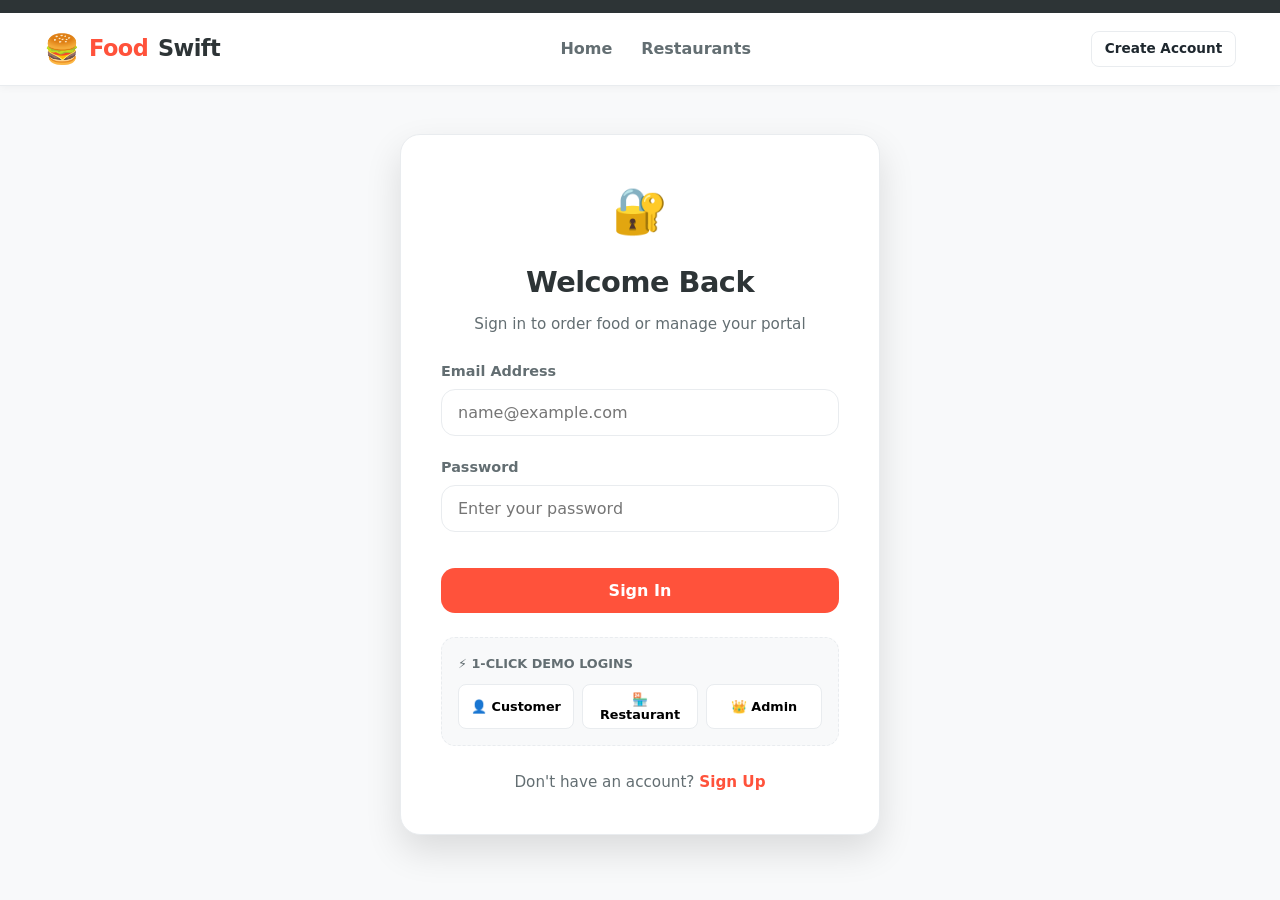
<file: admin.html>
<!DOCTYPE html>
<html lang="en">
<head>
  <meta charset="UTF-8">
  <meta name="viewport" content="width=device-width, initial-scale=1.0">
  <title>Admin Dashboard - FoodSwift</title>
  <!-- Google Fonts -->
  <link rel="preconnect" href="https://fonts.googleapis.com">
  <link rel="preconnect" href="https://fonts.gstatic.com" crossorigin>
  <link href="https://fonts.googleapis.com/css2?family=Plus+Jakarta+Sans:wght@400;500;600;700;800&display=swap" rel="stylesheet">
  <!-- Stylesheets -->
  <link rel="stylesheet" href="css/style.css">
  <link rel="stylesheet" href="css/admin.css">
</head>
<body>

  <!-- Connectivity Banner -->
  <div id="api-status-banner" class="api-banner"></div>

  <!-- Navbar -->
  <header class="navbar">
    <div class="container nav-container">
      <a href="index.html" class="brand">
        <span class="brand-icon">🍔</span> Food<span>Swift</span>
      </a>
      <div style="font-weight: 700; color: var(--secondary);">👑 Platform Administration Portal</div>
      <div class="nav-actions">
        <!-- Rendered by app.js -->
      </div>
    </div>
  </header>

  <div class="admin-layout">
    <!-- Sidebar -->
    <aside class="admin-sidebar">
      <div class="admin-sidebar-header">
        <h3 style="font-size: 1.15rem; font-weight: 800;">Admin Control</h3>
        <span class="admin-portal-badge">Root Admin</span>
      </div>

      <nav class="admin-nav">
        <button class="admin-nav-item active" data-tab="overview">
          <span class="admin-nav-icon">📊</span> Overview Stats
        </button>
        <button class="admin-nav-item" data-tab="restaurants">
          <span class="admin-nav-icon">🏪</span> Restaurants
        </button>
        <button class="admin-nav-item" data-tab="orders">
          <span class="admin-nav-icon">📦</span> Orders Management
        </button>
        <button class="admin-nav-item" data-tab="users">
          <span class="admin-nav-icon">👥</span> User Accounts
        </button>
      </nav>

      <div style="margin-top: auto; padding-top: 1.5rem; border-top: 1px solid var(--border);">
        <a href="index.html" class="btn btn-outline btn-block btn-sm">← Back to Storefront</a>
      </div>
    </aside>

    <!-- Main Content Area -->
    <main class="admin-main">

      <!-- Section: Overview -->
      <section id="section-overview" class="admin-section">
        <div class="admin-page-header">
          <h2 class="admin-page-title">Executive Dashboard</h2>
        </div>

        <div class="stats-grid">
          <div class="stat-card">
            <div class="stat-info">
              <h5>Total Orders</h5>
              <div id="stat-total-orders" class="stat-number">--</div>
            </div>
            <div class="stat-icon-box stat-icon-orders">📦</div>
          </div>

          <div class="stat-card">
            <div class="stat-info">
              <h5>Total Revenue</h5>
              <div id="stat-total-revenue" class="stat-number">$--</div>
            </div>
            <div class="stat-icon-box stat-icon-revenue">💰</div>
          </div>

          <div class="stat-card">
            <div class="stat-info">
              <h5>Active Restaurants</h5>
              <div id="stat-total-restaurants" class="stat-number">--</div>
            </div>
            <div class="stat-icon-box stat-icon-rest">🏪</div>
          </div>

          <div class="stat-card">
            <div class="stat-info">
              <h5>Registered Users</h5>
              <div id="stat-total-users" class="stat-number">--</div>
            </div>
            <div class="stat-icon-box stat-icon-users">👥</div>
          </div>
        </div>
      </section>

      <!-- Section: Restaurants -->
      <section id="section-restaurants" class="admin-section" style="display: none;">
        <div class="admin-page-header">
          <h2 class="admin-page-title">Partner Restaurants</h2>
          <button onclick="openAddRestaurantModal()" class="btn btn-primary btn-sm">+ Add Restaurant</button>
        </div>

        <div class="table-card">
          <table class="admin-table">
            <thead>
              <tr>
                <th>ID</th>
                <th>Restaurant Name</th>
                <th>Cuisine</th>
                <th>Rating</th>
                <th>Delivery Fee</th>
                <th>Status</th>
                <th>Actions</th>
              </tr>
            </thead>
            <tbody id="admin-restaurants-tbody">
              <!-- Populated by admin.js -->
            </tbody>
          </table>
        </div>
      </section>

      <!-- Section: Orders -->
      <section id="section-orders" class="admin-section" style="display: none;">
        <div class="admin-page-header">
          <h2 class="admin-page-title">System Orders</h2>
        </div>

        <div class="table-card">
          <table class="admin-table">
            <thead>
              <tr>
                <th>Order #</th>
                <th>Customer</th>
                <th>Restaurant</th>
                <th>Amount</th>
                <th>Status</th>
                <th>Payment</th>
                <th>Actions</th>
              </tr>
            </thead>
            <tbody id="admin-orders-tbody">
              <!-- Populated by admin.js -->
            </tbody>
          </table>
        </div>
      </section>

      <!-- Section: Users -->
      <section id="section-users" class="admin-section" style="display: none;">
        <div class="admin-page-header">
          <h2 class="admin-page-title">Registered Users</h2>
        </div>

        <div class="table-card">
          <table class="admin-table">
            <thead>
              <tr>
                <th>ID</th>
                <th>Name</th>
                <th>Email</th>
                <th>Role</th>
                <th>Phone</th>
              </tr>
            </thead>
            <tbody id="admin-users-tbody">
              <!-- Populated by admin.js -->
            </tbody>
          </table>
        </div>
      </section>

    </main>
  </div>

  <!-- Order Status Modal -->
  <div id="order-status-modal" class="modal-overlay">
    <div class="modal-content">
      <div class="modal-header">
        <h3>Update Order Fulfillment Status</h3>
        <button class="modal-close-btn" onclick="closeOrderStatusModal()">&times;</button>
      </div>
      <div class="modal-body">
        <div class="form-group">
          <label class="form-label" for="modal-status-select">Select New Status</label>
          <select id="modal-status-select" class="form-control">
            <option value="CONFIRMED">CONFIRMED (Order acknowledged)</option>
            <option value="PREPARING">PREPARING (In kitchen)</option>
            <option value="OUT_FOR_DELIVERY">OUT_FOR_DELIVERY (Courier en route)</option>
            <option value="DELIVERED">DELIVERED (Customer received)</option>
            <option value="CANCELLED">CANCELLED (Order refunded/void)</option>
          </select>
        </div>
        <div style="display: flex; gap: 1rem; justify-content: flex-end; margin-top: 1.5rem;">
          <button onclick="closeOrderStatusModal()" class="btn btn-secondary btn-sm">Cancel</button>
          <button onclick="saveOrderStatusUpdate()" class="btn btn-primary btn-sm">Save Status</button>
        </div>
      </div>
    </div>
  </div>

  <!-- Add Restaurant Modal -->
  <div id="add-restaurant-modal" class="modal-overlay">
    <div class="modal-content">
      <div class="modal-header">
        <h3>Onboard New Restaurant</h3>
        <button class="modal-close-btn" onclick="closeAddRestaurantModal()">&times;</button>
      </div>
      <div class="modal-body">
        <form onsubmit="saveNewRestaurant(event)">
          <div class="form-group">
            <label class="form-label">Restaurant Name *</label>
            <input type="text" id="new-rest-name" class="form-control" required placeholder="Gourmet Delights">
          </div>
          <div class="form-group">
            <label class="form-label">Cuisine Type *</label>
            <input type="text" id="new-rest-cuisine" class="form-control" required placeholder="Italian, Burgers, Japanese...">
          </div>
          <div class="form-group">
            <label class="form-label">Street Address *</label>
            <input type="text" id="new-rest-address" class="form-control" required placeholder="123 Food Street">
          </div>
          <div class="form-group">
            <label class="form-label">Delivery Fee ($) *</label>
            <input type="number" step="0.01" id="new-rest-fee" class="form-control" required value="2.99">
          </div>
          <div class="form-group">
            <label class="form-label">Cover Image URL</label>
            <input type="url" id="new-rest-img" class="form-control" placeholder="https://images.unsplash.com/photo-...">
          </div>
          <div style="display: flex; gap: 1rem; justify-content: flex-end; margin-top: 1.5rem;">
            <button type="button" onclick="closeAddRestaurantModal()" class="btn btn-secondary btn-sm">Cancel</button>
            <button type="submit" class="btn btn-primary btn-sm">Create Restaurant</button>
          </div>
        </form>
      </div>
    </div>
  </div>

  <script src="js/app.js"></script>
  <script src="js/admin.js"></script>
</body>
</html>
</file>
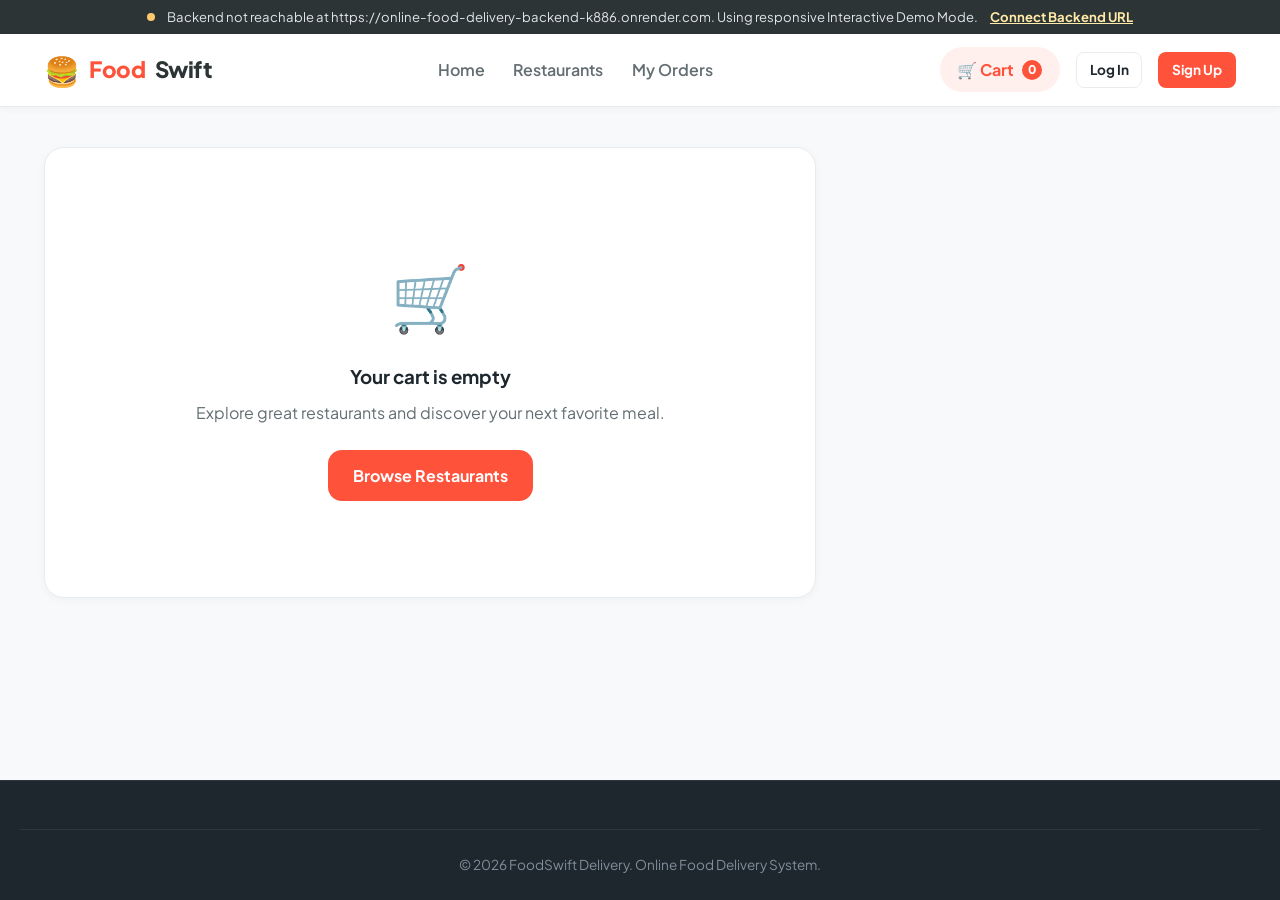
<file: cart.html>
<!DOCTYPE html>
<html lang="en">
<head>
  <meta charset="UTF-8">
  <meta name="viewport" content="width=device-width, initial-scale=1.0">
  <title>Your Cart - FoodSwift Delivery</title>
  <!-- Google Fonts -->
  <link rel="preconnect" href="https://fonts.googleapis.com">
  <link rel="preconnect" href="https://fonts.gstatic.com" crossorigin>
  <link href="https://fonts.googleapis.com/css2?family=Plus+Jakarta+Sans:wght@400;500;600;700;800&display=swap" rel="stylesheet">
  <!-- Stylesheets -->
  <link rel="stylesheet" href="css/style.css">
  <link rel="stylesheet" href="css/cart.css">
</head>
<body>

  <!-- Connectivity Banner -->
  <div id="api-status-banner" class="api-banner"></div>

  <!-- Navbar -->
  <header class="navbar">
    <div class="container nav-container">
      <a href="index.html" class="brand">
        <span class="brand-icon">🍔</span> Food<span>Swift</span>
      </a>
      <nav class="nav-links">
        <a href="index.html" class="nav-link">Home</a>
        <a href="restaurants.html" class="nav-link">Restaurants</a>
        <a href="my-orders.html" class="nav-link">My Orders</a>
      </nav>
      <div class="nav-actions">
        <!-- Rendered by app.js -->
        <a href="cart.html" class="cart-btn">🛒 Cart <span class="cart-badge">0</span></a>
      </div>
    </div>
  </header>

  <!-- Cart Page Body -->
  <main class="container">
    <div class="cart-layout">
      <!-- Items Panel -->
      <section id="cart-items-container" class="cart-items-panel">
        <div style="text-align: center; padding: 2rem;">
          <p style="color: var(--text-secondary);">Loading your cart items...</p>
        </div>
      </section>

      <!-- Order Summary Card -->
      <aside id="cart-summary-box" class="summary-card" style="display: none;">
        <h3 class="summary-title">Order Summary</h3>

        <div class="summary-row">
          <span>Items Subtotal</span>
          <strong id="summary-subtotal">$0.00</strong>
        </div>

        <div class="summary-row">
          <span>Delivery Fee</span>
          <strong id="summary-delivery">$2.99</strong>
        </div>

        <div class="summary-row">
          <span>Estimated Taxes (8%)</span>
          <strong id="summary-tax">$0.00</strong>
        </div>

        <div class="summary-row total-row">
          <span>Total Amount</span>
          <span id="summary-total" class="total-amount">$0.00</span>
        </div>

        <button onclick="proceedToCheckout()" class="btn btn-primary btn-block" style="margin-top: 1.5rem; font-size: 1.05rem;">
          Proceed to Checkout →
        </button>

        <div style="text-align: center; margin-top: 1rem; font-size: 0.85rem; color: var(--text-secondary);">
          🔒 Safe & Encrypted Checkout
        </div>
      </aside>
    </div>
  </main>

  <!-- Footer -->
  <footer>
    <div class="container footer-bottom">
      &copy; 2026 FoodSwift Delivery. Online Food Delivery System.
    </div>
  </footer>

  <script src="js/app.js"></script>
  <script src="js/cart.js"></script>
</body>
</html>
</file>
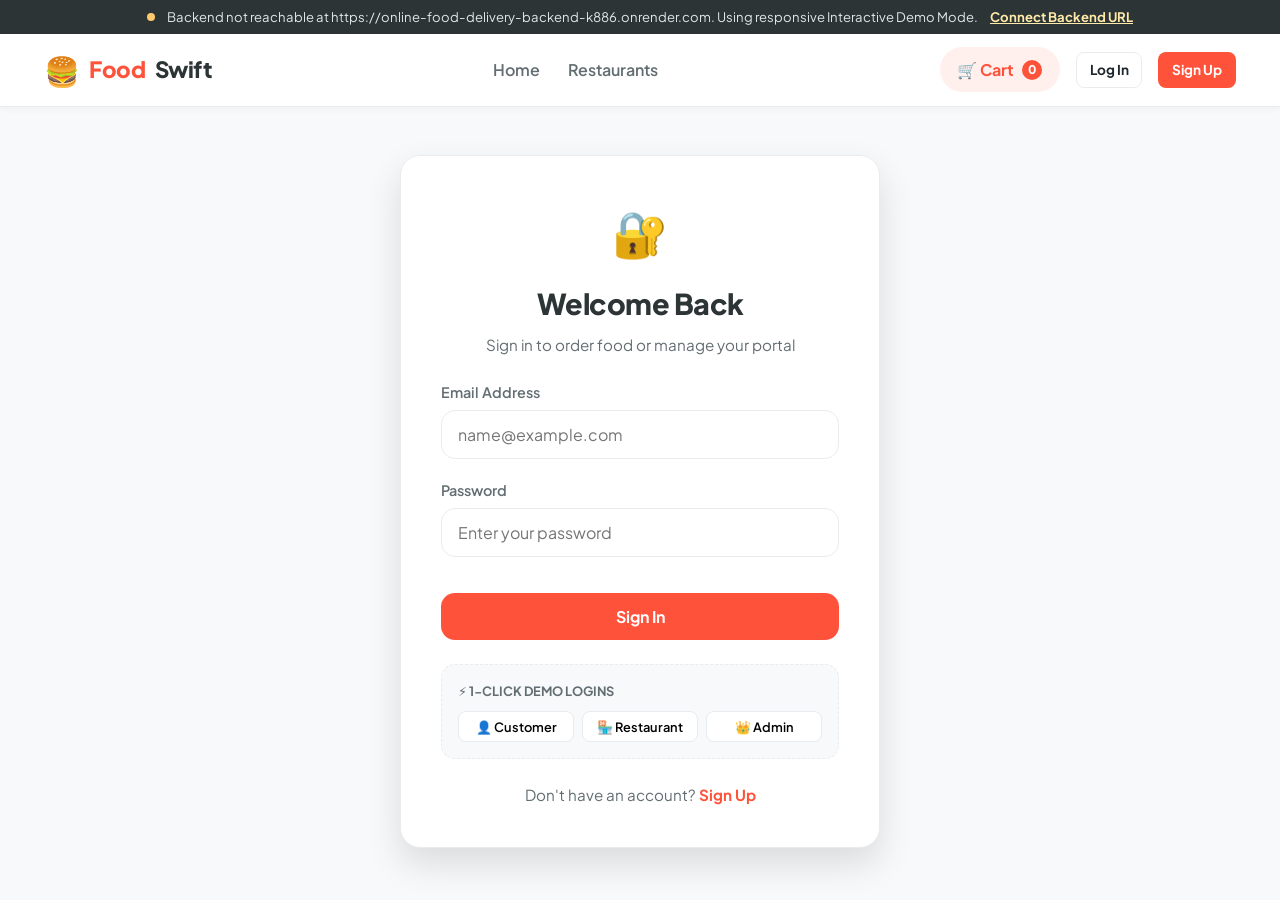
<file: checkout.html>
<!DOCTYPE html>
<html lang="en">
<head>
  <meta charset="UTF-8">
  <meta name="viewport" content="width=device-width, initial-scale=1.0">
  <title>Checkout - FoodSwift Delivery</title>
  <!-- Google Fonts -->
  <link rel="preconnect" href="https://fonts.googleapis.com">
  <link rel="preconnect" href="https://fonts.gstatic.com" crossorigin>
  <link href="https://fonts.googleapis.com/css2?family=Plus+Jakarta+Sans:wght@400;500;600;700;800&display=swap" rel="stylesheet">
  <!-- Stylesheets -->
  <link rel="stylesheet" href="css/style.css">
  <link rel="stylesheet" href="css/cart.css">
</head>
<body>

  <!-- Connectivity Banner -->
  <div id="api-status-banner" class="api-banner"></div>

  <!-- Navbar -->
  <header class="navbar">
    <div class="container nav-container">
      <a href="index.html" class="brand">
        <span class="brand-icon">🍔</span> Food<span>Swift</span>
      </a>
      <nav class="nav-links">
        <a href="index.html" class="nav-link">Home</a>
        <a href="restaurants.html" class="nav-link">Restaurants</a>
        <a href="my-orders.html" class="nav-link">My Orders</a>
      </nav>
      <div class="nav-actions">
        <a href="cart.html" class="cart-btn">🛒 Cart <span class="cart-badge">0</span></a>
      </div>
    </div>
  </header>

  <!-- Checkout Main -->
  <main class="container">
    <div class="cart-layout">
      <!-- Checkout Details Form -->
      <div>
        <section class="checkout-section">
          <h2 class="section-title">📍 1. Delivery Details</h2>

          <div style="display: grid; grid-template-columns: 1fr 1fr; gap: 1rem;">
            <div class="form-group">
              <label class="form-label" for="checkout-name">Recipient Name *</label>
              <input type="text" id="checkout-name" class="form-control" placeholder="Alex Johnson" required>
            </div>

            <div class="form-group">
              <label class="form-label" for="checkout-phone">Phone Number *</label>
              <input type="tel" id="checkout-phone" class="form-control" placeholder="+1 (555) 019-2834" required>
            </div>
          </div>

          <div class="form-group">
            <label class="form-label" for="checkout-address">Complete Delivery Address *</label>
            <textarea id="checkout-address" class="form-control" rows="3" placeholder="42 Wallaby Way, Suite 10, Downtown" required></textarea>
          </div>

          <div class="form-group">
            <label class="form-label" for="checkout-notes">Delivery Instructions (Optional)</label>
            <input type="text" id="checkout-notes" class="form-control" placeholder="e.g. Leave at front door or call upon arrival">
          </div>
        </section>

        <!-- Payment Method Selection -->
        <section class="checkout-section">
          <h2 class="section-title">💳 2. Payment Method</h2>

          <div class="payment-options">
            <div class="payment-option-card selected" data-payment="COD">
              <div class="payment-icon">💵</div>
              <strong>Cash on Delivery</strong>
              <small style="color: var(--text-secondary);">Pay in cash upon doorstep arrival</small>
            </div>

            <div class="payment-option-card" data-payment="CARD">
              <div class="payment-icon">💳</div>
              <strong>Credit / Debit Card</strong>
              <small style="color: var(--text-secondary);">Visa, Mastercard, Amex</small>
            </div>

            <div class="payment-option-card" data-payment="UPI">
              <div class="payment-icon">📱</div>
              <strong>UPI / Instant Pay</strong>
              <small style="color: var(--text-secondary);">Google Pay, PhonePe, QR</small>
            </div>
          </div>
        </section>
      </div>

      <!-- Order Review Sidebar -->
      <aside class="summary-card">
        <h3 class="summary-title">Order Summary</h3>

        <div id="checkout-items-summary" style="margin-bottom: 1.25rem; border-bottom: 1px solid var(--border); padding-bottom: 1rem;">
          <!-- Dynamically populated -->
        </div>

        <div class="summary-row">
          <span>Subtotal</span>
          <strong id="checkout-subtotal">$0.00</strong>
        </div>

        <div class="summary-row">
          <span>Delivery Fee</span>
          <strong id="checkout-delivery">$2.99</strong>
        </div>

        <div class="summary-row">
          <span>Taxes (8%)</span>
          <strong id="checkout-tax">$0.00</strong>
        </div>

        <div class="summary-row total-row">
          <span>Grand Total</span>
          <span id="checkout-total" class="total-amount">$0.00</span>
        </div>

        <button id="place-order-btn" onclick="placeOrder(event)" class="btn btn-primary btn-block" style="margin-top: 1.5rem; font-size: 1.05rem;">
          Confirm & Place Order →
        </button>
      </aside>
    </div>
  </main>

  <!-- Footer -->
  <footer>
    <div class="container footer-bottom">
      &copy; 2026 FoodSwift Delivery. Online Food Delivery System.
    </div>
  </footer>

  <script src="js/app.js"></script>
  <script src="js/checkout.js"></script>
</body>
</html>
</file>
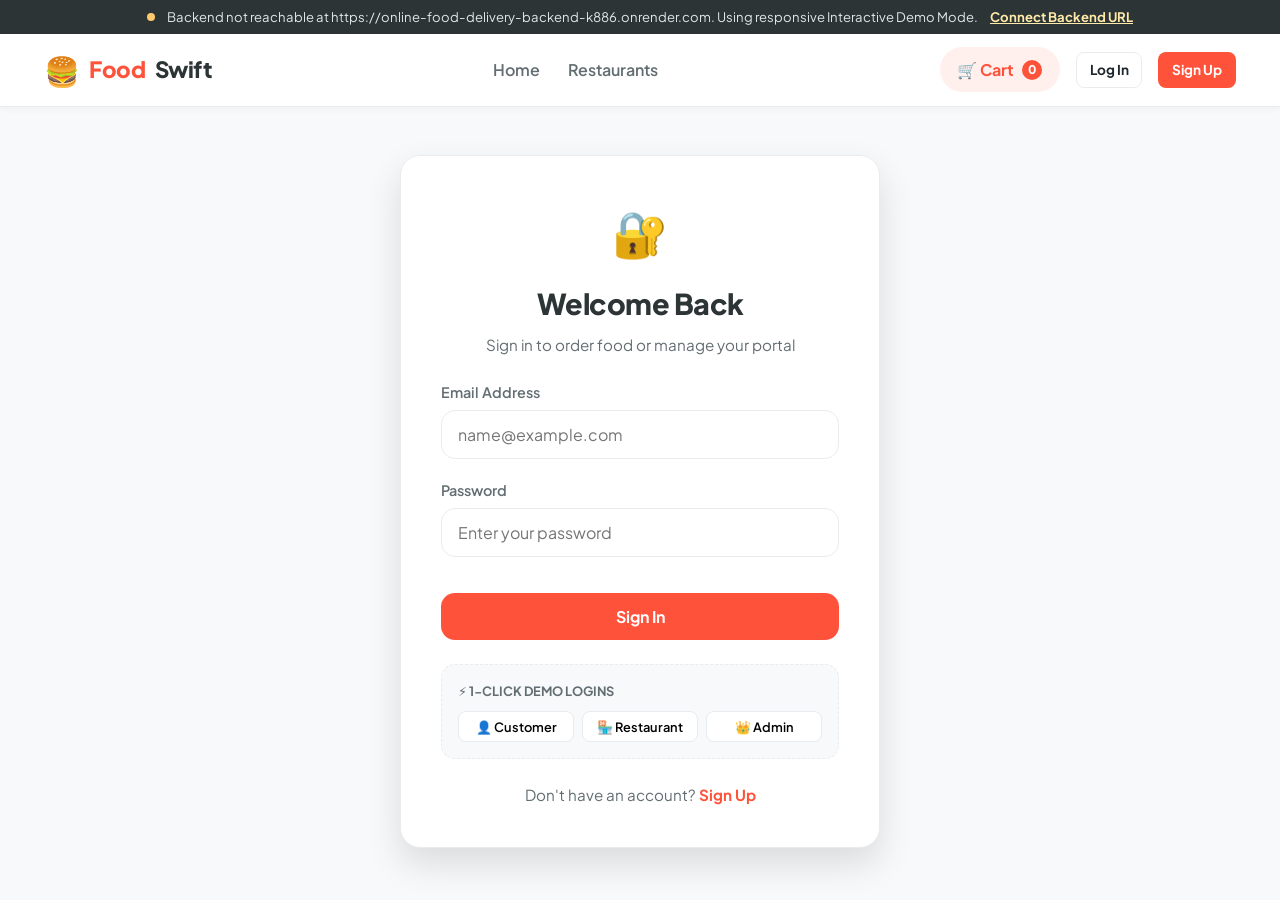
<file: login.html>
<!DOCTYPE html>
<html lang="en">
<head>
  <meta charset="UTF-8">
  <meta name="viewport" content="width=device-width, initial-scale=1.0">
  <title>Sign In - FoodSwift</title>
  <!-- Google Fonts -->
  <link rel="preconnect" href="https://fonts.googleapis.com">
  <link rel="preconnect" href="https://fonts.gstatic.com" crossorigin>
  <link href="https://fonts.googleapis.com/css2?family=Plus+Jakarta+Sans:wght@400;500;600;700;800&display=swap" rel="stylesheet">
  <!-- Stylesheets -->
  <link rel="stylesheet" href="css/style.css">
  <link rel="stylesheet" href="css/auth.css">
</head>
<body>

  <!-- Connectivity Banner -->
  <div id="api-status-banner" class="api-banner"></div>

  <!-- Navbar -->
  <header class="navbar">
    <div class="container nav-container">
      <a href="index.html" class="brand">
        <span class="brand-icon">🍔</span> Food<span>Swift</span>
      </a>
      <nav class="nav-links">
        <a href="index.html" class="nav-link">Home</a>
        <a href="restaurants.html" class="nav-link">Restaurants</a>
      </nav>
      <div class="nav-actions">
        <a href="register.html" class="btn btn-outline btn-sm">Create Account</a>
      </div>
    </div>
  </header>

  <!-- Login Main Content -->
  <main class="auth-wrapper">
    <div class="auth-card">
      <div class="auth-header">
        <div class="auth-logo">🔐</div>
        <h1 class="auth-title">Welcome Back</h1>
        <p class="auth-subtitle">Sign in to order food or manage your portal</p>
      </div>

      <div class="auth-body">
        <form id="login-form">
          <div class="form-group">
            <label class="form-label" for="email">Email Address</label>
            <input type="email" id="email" class="form-control" placeholder="name@example.com" required autocomplete="email">
          </div>

          <div class="form-group">
            <label class="form-label" for="password">Password</label>
            <input type="password" id="password" class="form-control" placeholder="Enter your password" required autocomplete="current-password">
          </div>

          <button type="submit" class="btn btn-primary btn-block" style="margin-top: 1rem;">
            Sign In
          </button>
        </form>

        <!-- Quick Demo Accounts -->
        <div class="quick-login-box">
          <div class="quick-login-title">⚡ 1-Click Demo Logins</div>
          <div class="quick-login-btns">
            <button type="button" class="quick-login-btn" onclick="quickFillLogin('customer')">👤 Customer</button>
            <button type="button" class="quick-login-btn" onclick="quickFillLogin('restaurant')">🏪 Restaurant</button>
            <button type="button" class="quick-login-btn" onclick="quickFillLogin('admin')">👑 Admin</button>
          </div>
        </div>

        <div class="auth-footer">
          Don't have an account? <a href="register.html">Sign Up</a>
        </div>
      </div>
    </div>
  </main>

  <script src="js/app.js"></script>
  <script src="js/auth.js"></script>
</body>
</html>
</file>
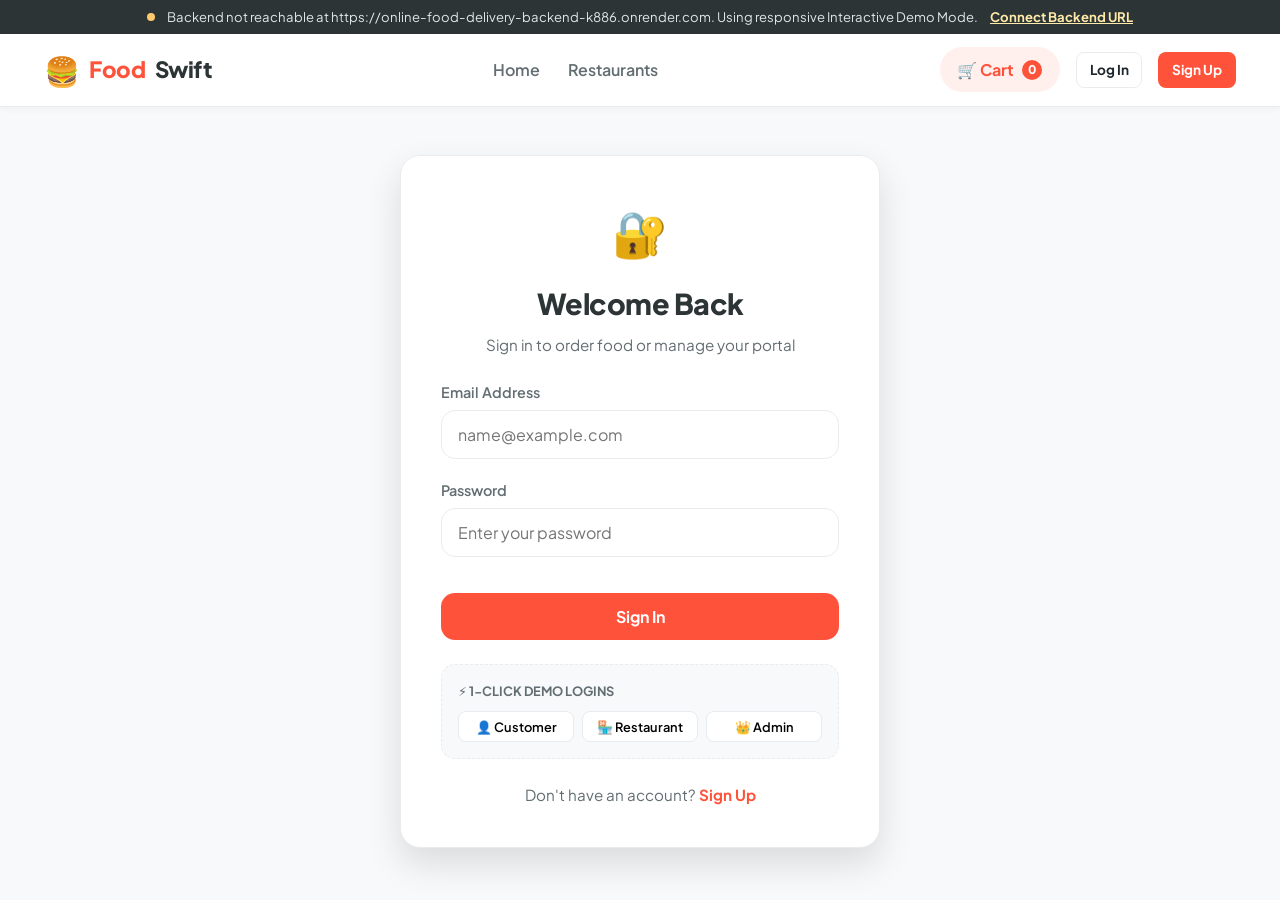
<file: my-orders.html>
<!DOCTYPE html>
<html lang="en">
<head>
  <meta charset="UTF-8">
  <meta name="viewport" content="width=device-width, initial-scale=1.0">
  <title>My Orders - FoodSwift Delivery</title>
  <!-- Google Fonts -->
  <link rel="preconnect" href="https://fonts.googleapis.com">
  <link rel="preconnect" href="https://fonts.gstatic.com" crossorigin>
  <link href="https://fonts.googleapis.com/css2?family=Plus+Jakarta+Sans:wght@400;500;600;700;800&display=swap" rel="stylesheet">
  <!-- Stylesheets -->
  <link rel="stylesheet" href="css/style.css">
  <link rel="stylesheet" href="css/admin.css">
</head>
<body>

  <!-- Connectivity Banner -->
  <div id="api-status-banner" class="api-banner"></div>

  <!-- Navbar -->
  <header class="navbar">
    <div class="container nav-container">
      <a href="index.html" class="brand">
        <span class="brand-icon">🍔</span> Food<span>Swift</span>
      </a>
      <nav class="nav-links">
        <a href="index.html" class="nav-link">Home</a>
        <a href="restaurants.html" class="nav-link">Restaurants</a>
        <a href="my-orders.html" class="nav-link active">My Orders</a>
      </nav>
      <div class="nav-actions">
        <a href="cart.html" class="cart-btn">🛒 Cart <span class="cart-badge">0</span></a>
      </div>
    </div>
  </header>

  <!-- Orders Header -->
  <section style="background: white; border-bottom: 1px solid var(--border); padding: 2.5rem 0 1.5rem;">
    <div class="container">
      <h1 style="font-size: 2.2rem; font-weight: 800; color: var(--secondary);">My Orders & Tracking</h1>
      <p style="color: var(--text-secondary); margin-top: 0.25rem;">Monitor real-time kitchen progress and past delivery receipts</p>
    </div>
  </section>

  <!-- Orders List Main -->
  <main class="container" style="padding-top: 2.5rem; padding-bottom: 4rem; max-width: 900px;">
    <div id="orders-list">
      <!-- Populated dynamically by orders.js -->
    </div>
  </main>

  <!-- Footer -->
  <footer>
    <div class="container footer-bottom">
      &copy; 2026 FoodSwift Delivery. Online Food Delivery System.
    </div>
  </footer>

  <script src="js/app.js"></script>
  <script src="js/orders.js"></script>
</body>
</html>
</file>
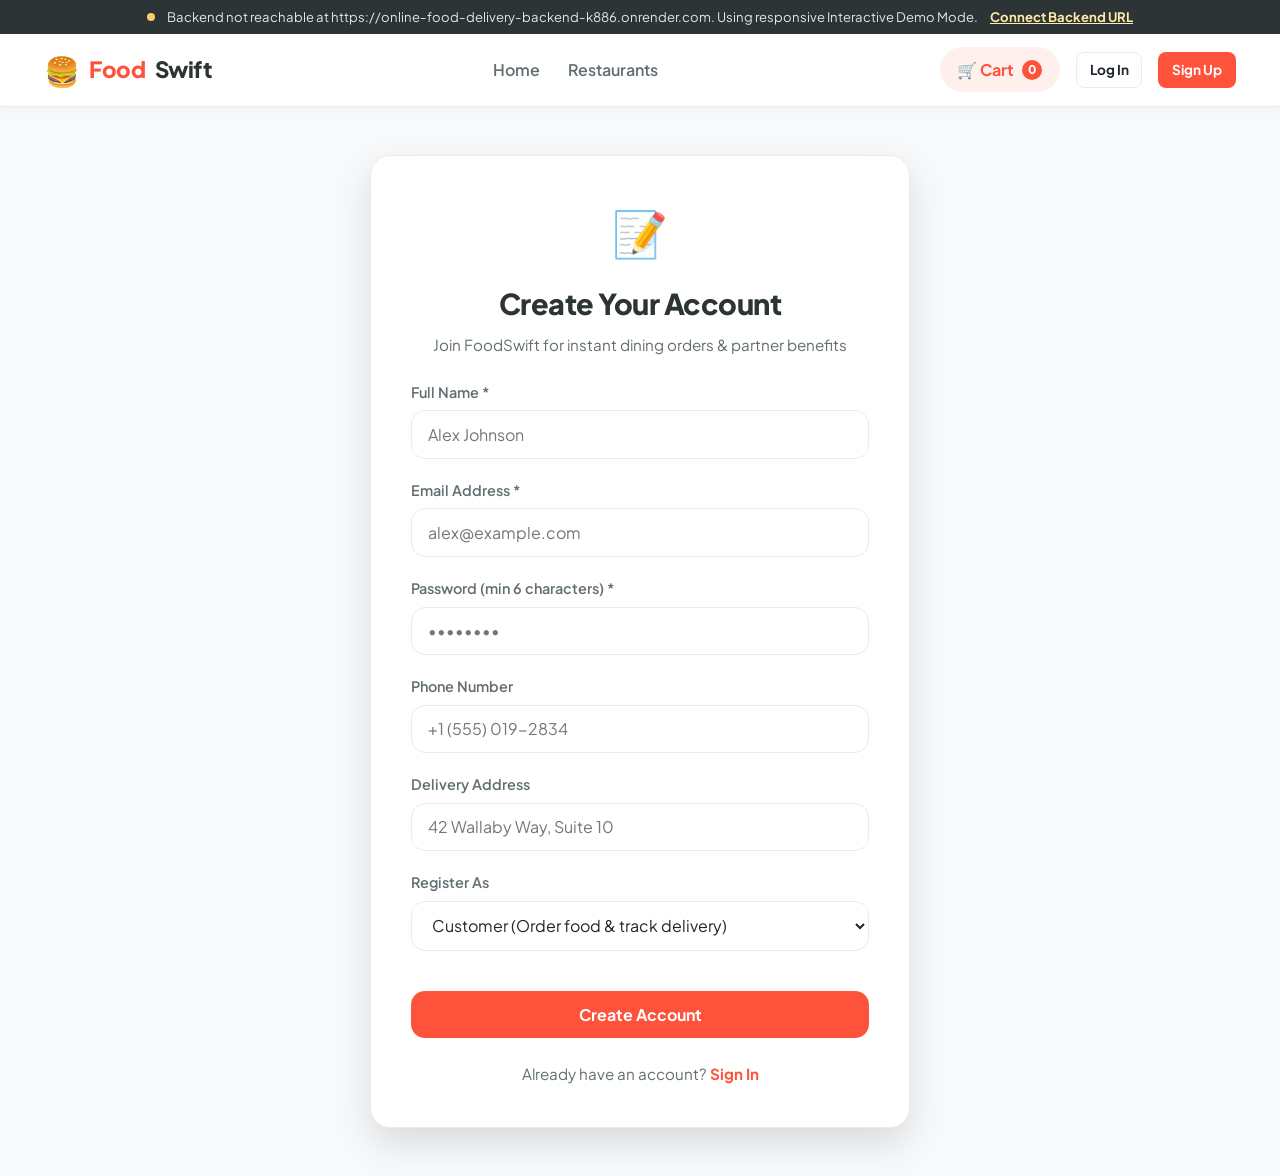
<file: register.html>
<!DOCTYPE html>
<html lang="en">
<head>
  <meta charset="UTF-8">
  <meta name="viewport" content="width=device-width, initial-scale=1.0">
  <title>Create Account - FoodSwift</title>
  <!-- Google Fonts -->
  <link rel="preconnect" href="https://fonts.googleapis.com">
  <link rel="preconnect" href="https://fonts.gstatic.com" crossorigin>
  <link href="https://fonts.googleapis.com/css2?family=Plus+Jakarta+Sans:wght@400;500;600;700;800&display=swap" rel="stylesheet">
  <!-- Stylesheets -->
  <link rel="stylesheet" href="css/style.css">
  <link rel="stylesheet" href="css/auth.css">
</head>
<body>

  <!-- Connectivity Banner -->
  <div id="api-status-banner" class="api-banner"></div>

  <!-- Navbar -->
  <header class="navbar">
    <div class="container nav-container">
      <a href="index.html" class="brand">
        <span class="brand-icon">🍔</span> Food<span>Swift</span>
      </a>
      <nav class="nav-links">
        <a href="index.html" class="nav-link">Home</a>
        <a href="restaurants.html" class="nav-link">Restaurants</a>
      </nav>
      <div class="nav-actions">
        <a href="login.html" class="btn btn-outline btn-sm">Sign In</a>
      </div>
    </div>
  </header>

  <!-- Register Form -->
  <main class="auth-wrapper">
    <div class="auth-card" style="max-width: 540px;">
      <div class="auth-header">
        <div class="auth-logo">📝</div>
        <h1 class="auth-title">Create Your Account</h1>
        <p class="auth-subtitle">Join FoodSwift for instant dining orders & partner benefits</p>
      </div>

      <div class="auth-body">
        <form id="register-form">
          <div class="form-group">
            <label class="form-label" for="name">Full Name *</label>
            <input type="text" id="name" class="form-control" placeholder="Alex Johnson" required>
          </div>

          <div class="form-group">
            <label class="form-label" for="email">Email Address *</label>
            <input type="email" id="email" class="form-control" placeholder="alex@example.com" required>
          </div>

          <div class="form-group">
            <label class="form-label" for="password">Password (min 6 characters) *</label>
            <input type="password" id="password" class="form-control" placeholder="••••••••" required minlength="6">
          </div>

          <div class="form-group">
            <label class="form-label" for="phone">Phone Number</label>
            <input type="tel" id="phone" class="form-control" placeholder="+1 (555) 019-2834">
          </div>

          <div class="form-group">
            <label class="form-label" for="address">Delivery Address</label>
            <input type="text" id="address" class="form-control" placeholder="42 Wallaby Way, Suite 10">
          </div>

          <div class="form-group">
            <label class="form-label" for="role">Register As</label>
            <select id="role" class="form-control">
              <option value="ROLE_CUSTOMER">Customer (Order food & track delivery)</option>
              <option value="ROLE_RESTAURANT">Restaurant Partner (Manage menu & orders)</option>
              <option value="ROLE_ADMIN">Platform Admin (Manage full platform)</option>
            </select>
          </div>

          <button type="submit" class="btn btn-primary btn-block" style="margin-top: 1.25rem;">
            Create Account
          </button>
        </form>

        <div class="auth-footer">
          Already have an account? <a href="login.html">Sign In</a>
        </div>
      </div>
    </div>
  </main>

  <script src="js/app.js"></script>
  <script src="js/auth.js"></script>
</body>
</html>
</file>
<file: css/style.css>
/* ==========================================================================
   Online Food Delivery System - Common Stylesheet (style.css)
   ========================================================================== */

:root {
  --primary: #ff523b;
  --primary-hover: #e0412b;
  --primary-light: #fff0ed;
  --secondary: #2d3436;
  --accent: #00b894;
  --accent-light: #e6f9f4;
  --warning: #fdcb6e;
  --danger: #d63031;
  --danger-light: #fde8e8;
  --bg-main: #f8f9fa;
  --bg-card: #ffffff;
  --text-primary: #1e272e;
  --text-secondary: #636e72;
  --text-muted: #b2bec3;
  --border: #e9ecef;
  --shadow-sm: 0 2px 8px rgba(0, 0, 0, 0.04);
  --shadow-md: 0 8px 24px rgba(0, 0, 0, 0.08);
  --shadow-lg: 0 16px 36px rgba(0, 0, 0, 0.12);
  --radius-sm: 8px;
  --radius-md: 14px;
  --radius-lg: 20px;
  --radius-full: 9999px;
  --transition: all 0.25s ease-in-out;
  --font-family: 'Plus Jakarta Sans', system-ui, -apple-system, BlinkMacSystemFont, 'Segoe UI', Roboto, sans-serif;
}

* {
  margin: 0;
  padding: 0;
  box-sizing: border-box;
}

body {
  font-family: var(--font-family);
  background-color: var(--bg-main);
  color: var(--text-primary);
  line-height: 1.6;
  min-height: 100vh;
  display: flex;
  flex-direction: column;
}

a {
  text-decoration: none;
  color: inherit;
  transition: var(--transition);
}

ul {
  list-style: none;
}

img {
  max-width: 100%;
  display: block;
}

button, input, select, textarea {
  font-family: inherit;
  font-size: 1rem;
}

.container {
  width: 100%;
  max-width: 1240px;
  margin: 0 auto;
  padding: 0 1.5rem;
}

/* ================= Navbar ================= */
.navbar {
  background: rgba(255, 255, 255, 0.95);
  backdrop-filter: blur(12px);
  position: sticky;
  top: 0;
  z-index: 1000;
  border-bottom: 1px solid var(--border);
  box-shadow: var(--shadow-sm);
}

.nav-container {
  display: flex;
  align-items: center;
  justify-content: space-between;
  height: 72px;
}

.brand {
  display: flex;
  align-items: center;
  gap: 0.6rem;
  font-size: 1.4rem;
  font-weight: 800;
  color: var(--primary);
  letter-spacing: -0.5px;
}

.brand-icon {
  font-size: 1.8rem;
}

.brand span {
  color: var(--secondary);
}

.nav-links {
  display: flex;
  align-items: center;
  gap: 1.8rem;
}

.nav-link {
  font-weight: 600;
  color: var(--text-secondary);
  display: flex;
  align-items: center;
  gap: 0.4rem;
  position: relative;
  padding: 0.4rem 0;
}

.nav-link:hover, .nav-link.active {
  color: var(--primary);
}

.nav-link.active::after {
  content: '';
  position: absolute;
  bottom: 0;
  left: 0;
  width: 100%;
  height: 2px;
  background-color: var(--primary);
  border-radius: var(--radius-full);
}

.nav-actions {
  display: flex;
  align-items: center;
  gap: 1rem;
}

.cart-btn {
  position: relative;
  background: var(--primary-light);
  color: var(--primary);
  border: none;
  padding: 0.6rem 1.1rem;
  border-radius: var(--radius-full);
  font-weight: 700;
  cursor: pointer;
  display: flex;
  align-items: center;
  gap: 0.5rem;
  transition: var(--transition);
}

.cart-btn:hover {
  background: var(--primary);
  color: white;
}

.cart-badge {
  background: var(--primary);
  color: white;
  border-radius: var(--radius-full);
  font-size: 0.75rem;
  font-weight: 800;
  min-width: 20px;
  height: 20px;
  padding: 0 6px;
  display: flex;
  align-items: center;
  justify-content: center;
  transition: var(--transition);
}

.cart-btn:hover .cart-badge {
  background: white;
  color: var(--primary);
}

.user-badge {
  display: flex;
  align-items: center;
  gap: 0.6rem;
  background: #f1f3f5;
  padding: 0.4rem 0.9rem;
  border-radius: var(--radius-full);
  font-size: 0.9rem;
  font-weight: 600;
}

.user-role-tag {
  background: var(--primary);
  color: white;
  font-size: 0.7rem;
  font-weight: 800;
  padding: 0.15rem 0.5rem;
  border-radius: var(--radius-full);
  text-transform: uppercase;
}

/* ================= Buttons ================= */
.btn {
  display: inline-flex;
  align-items: center;
  justify-content: center;
  gap: 0.5rem;
  padding: 0.75rem 1.5rem;
  border-radius: var(--radius-md);
  font-weight: 700;
  cursor: pointer;
  border: 1px solid transparent;
  transition: var(--transition);
  outline: none;
}

.btn-primary {
  background: var(--primary);
  color: white;
}

.btn-primary:hover {
  background: var(--primary-hover);
  transform: translateY(-1px);
  box-shadow: 0 4px 12px rgba(255, 82, 59, 0.3);
}

.btn-secondary {
  background: #f1f3f5;
  color: var(--secondary);
}

.btn-secondary:hover {
  background: #e9ecef;
}

.btn-outline {
  border-color: var(--border);
  background: transparent;
  color: var(--text-primary);
}

.btn-outline:hover {
  border-color: var(--primary);
  color: var(--primary);
  background: var(--primary-light);
}

.btn-danger {
  background: var(--danger);
  color: white;
}

.btn-danger:hover {
  background: #b71c1c;
}

.btn-success {
  background: var(--accent);
  color: white;
}

.btn-success:hover {
  background: #00997b;
}

.btn-sm {
  padding: 0.4rem 0.8rem;
  font-size: 0.85rem;
  border-radius: var(--radius-sm);
}

.btn-block {
  width: 100%;
}

/* ================= Forms ================= */
.form-group {
  margin-bottom: 1.25rem;
  display: flex;
  flex-direction: column;
  gap: 0.4rem;
}

.form-label {
  font-size: 0.9rem;
  font-weight: 600;
  color: var(--text-secondary);
}

.form-control {
  width: 100%;
  padding: 0.8rem 1rem;
  border: 1.5px solid var(--border);
  border-radius: var(--radius-md);
  background: white;
  color: var(--text-primary);
  transition: var(--transition);
  outline: none;
}

.form-control:focus {
  border-color: var(--primary);
  box-shadow: 0 0 0 3px rgba(255, 82, 59, 0.15);
}

/* ================= Cards ================= */
.card {
  background: var(--bg-card);
  border-radius: var(--radius-lg);
  border: 1px solid var(--border);
  box-shadow: var(--shadow-sm);
  overflow: hidden;
  transition: var(--transition);
}

.card:hover {
  box-shadow: var(--shadow-md);
  transform: translateY(-3px);
}

/* ================= Alerts / Toasts ================= */
#toast-container {
  position: fixed;
  bottom: 2rem;
  right: 2rem;
  z-index: 9999;
  display: flex;
  flex-direction: column;
  gap: 0.75rem;
}

.toast {
  background: white;
  border-radius: var(--radius-md);
  padding: 1rem 1.4rem;
  display: flex;
  align-items: center;
  gap: 0.75rem;
  box-shadow: var(--shadow-lg);
  border-left: 5px solid var(--primary);
  min-width: 280px;
  animation: slideInRight 0.3s ease-out;
}

.toast.toast-success {
  border-left-color: var(--accent);
}

.toast.toast-error {
  border-left-color: var(--danger);
}

.toast.toast-info {
  border-left-color: #0984e3;
}

@keyframes slideInRight {
  from {
    opacity: 0;
    transform: translateX(100%);
  }
  to {
    opacity: 1;
    transform: translateX(0);
  }
}

/* ================= API Status Banner ================= */
.api-banner {
  background: #2d3436;
  color: #dfe6e9;
  font-size: 0.82rem;
  padding: 0.4rem 1rem;
  text-align: center;
  display: flex;
  align-items: center;
  justify-content: center;
  gap: 0.75rem;
  flex-wrap: wrap;
}

.api-status-dot {
  width: 8px;
  height: 8px;
  border-radius: 50%;
  display: inline-block;
}

.api-status-dot.online {
  background: #00b894;
  box-shadow: 0 0 8px #00b894;
}

.api-status-dot.offline {
  background: #fdcb6e;
}

/* ================= Footer ================= */
footer {
  margin-top: auto;
  background: #1e272e;
  color: #d2dae2;
  padding: 3rem 0 1.5rem;
  border-top: 1px solid #2f3640;
}

.footer-grid {
  display: grid;
  grid-template-columns: 2fr 1fr 1fr 1fr;
  gap: 2.5rem;
  margin-bottom: 2.5rem;
}

.footer-brand p {
  color: #808e9b;
  margin-top: 0.75rem;
  max-width: 300px;
}

.footer-col h4 {
  color: white;
  margin-bottom: 1rem;
  font-size: 1.05rem;
}

.footer-links li {
  margin-bottom: 0.6rem;
}

.footer-links a {
  color: #808e9b;
}

.footer-links a:hover {
  color: var(--primary);
}

.footer-bottom {
  text-align: center;
  padding-top: 1.5rem;
  border-top: 1px solid #2f3640;
  color: #808e9b;
  font-size: 0.85rem;
}

/* ================= Responsive ================= */
@media (max-width: 900px) {
  .footer-grid {
    grid-template-columns: 1fr 1fr;
  }
}

@media (max-width: 680px) {
  .nav-links {
    display: none;
  }
  .footer-grid {
    grid-template-columns: 1fr;
  }
}
</file>
<file: css/admin.css>
/* ==========================================================================
   Online Food Delivery System - Admin & Restaurant Portal Stylesheet (admin.css)
   ========================================================================== */

.admin-layout {
  display: grid;
  grid-template-columns: 260px 1fr;
  min-height: calc(100vh - 72px);
}

.admin-sidebar {
  background: white;
  border-right: 1px solid var(--border);
  padding: 2rem 1.25rem;
  display: flex;
  flex-direction: column;
}

.admin-sidebar-header {
  padding-bottom: 1.5rem;
  margin-bottom: 1.5rem;
  border-bottom: 1px solid var(--border);
}

.admin-portal-badge {
  display: inline-block;
  background: #2d3436;
  color: white;
  font-size: 0.75rem;
  font-weight: 800;
  padding: 0.2rem 0.6rem;
  border-radius: var(--radius-sm);
  text-transform: uppercase;
  margin-top: 0.4rem;
}

.admin-nav {
  display: flex;
  flex-direction: column;
  gap: 0.5rem;
  flex: 1;
}

.admin-nav-item {
  display: flex;
  align-items: center;
  gap: 0.8rem;
  padding: 0.8rem 1.1rem;
  border-radius: var(--radius-md);
  font-weight: 600;
  color: var(--text-secondary);
  cursor: pointer;
  transition: var(--transition);
  border: none;
  background: transparent;
  width: 100%;
  text-align: left;
}

.admin-nav-item:hover, .admin-nav-item.active {
  background: var(--primary-light);
  color: var(--primary);
  font-weight: 700;
}

.admin-nav-icon {
  font-size: 1.2rem;
}

.admin-main {
  padding: 2.5rem 3rem;
  background: #f8f9fa;
  overflow-y: auto;
}

.admin-page-header {
  display: flex;
  align-items: center;
  justify-content: space-between;
  margin-bottom: 2rem;
  flex-wrap: wrap;
  gap: 1rem;
}

.admin-page-title {
  font-size: 1.8rem;
  font-weight: 800;
  color: var(--secondary);
}

/* Stats Cards Grid */
.stats-grid {
  display: grid;
  grid-template-columns: repeat(auto-fit, minmax(220px, 1fr));
  gap: 1.5rem;
  margin-bottom: 2.5rem;
}

.stat-card {
  background: white;
  padding: 1.6rem;
  border-radius: var(--radius-lg);
  border: 1px solid var(--border);
  box-shadow: var(--shadow-sm);
  display: flex;
  align-items: center;
  justify-content: space-between;
}

.stat-info h5 {
  color: var(--text-secondary);
  font-size: 0.85rem;
  font-weight: 700;
  text-transform: uppercase;
  letter-spacing: 0.5px;
  margin-bottom: 0.4rem;
}

.stat-number {
  font-size: 1.85rem;
  font-weight: 800;
  color: var(--secondary);
}

.stat-icon-box {
  width: 52px;
  height: 52px;
  border-radius: var(--radius-md);
  display: flex;
  align-items: center;
  justify-content: center;
  font-size: 1.6rem;
}

.stat-icon-orders { background: #e3f2fd; color: #1976d2; }
.stat-icon-revenue { background: #e8f5e9; color: #2e7d32; }
.stat-icon-users { background: #f3e5f5; color: #7b1fa2; }
.stat-icon-rest { background: #fff3e0; color: #e65100; }

/* Data Tables */
.table-card {
  background: white;
  border-radius: var(--radius-lg);
  border: 1px solid var(--border);
  box-shadow: var(--shadow-sm);
  overflow: hidden;
  margin-bottom: 2rem;
}

.table-header {
  padding: 1.5rem 1.8rem;
  border-bottom: 1px solid var(--border);
  display: flex;
  align-items: center;
  justify-content: space-between;
}

.table-header h3 {
  font-size: 1.2rem;
  font-weight: 800;
  color: var(--secondary);
}

.admin-table {
  width: 100%;
  border-collapse: collapse;
  text-align: left;
}

.admin-table th {
  background: #f8f9fa;
  padding: 1rem 1.5rem;
  font-size: 0.85rem;
  font-weight: 700;
  color: var(--text-secondary);
  text-transform: uppercase;
  border-bottom: 1px solid var(--border);
}

.admin-table td {
  padding: 1.1rem 1.5rem;
  border-bottom: 1px solid var(--border);
  font-size: 0.95rem;
  vertical-align: middle;
}

.admin-table tr:last-child td {
  border-bottom: none;
}

.admin-table tr:hover {
  background-color: #fafbfc;
}

/* Status Badges */
.status-pill {
  display: inline-block;
  padding: 0.3rem 0.75rem;
  border-radius: var(--radius-full);
  font-size: 0.75rem;
  font-weight: 800;
  text-transform: uppercase;
  letter-spacing: 0.4px;
}

.status-pending { background: #fff8e1; color: #f57f17; }
.status-confirmed { background: #e1f5fe; color: #0288d1; }
.status-preparing { background: #ede7f6; color: #512da8; }
.status-out_for_delivery { background: #e0f2f1; color: #00796b; }
.status-delivered { background: #e8f5e9; color: #2e7d32; }
.status-cancelled { background: #ffebee; color: #c62828; }

/* Modals */
.modal-overlay {
  position: fixed;
  top: 0;
  left: 0;
  width: 100vw;
  height: 100vh;
  background: rgba(0, 0, 0, 0.5);
  backdrop-filter: blur(4px);
  z-index: 2000;
  display: none;
  align-items: center;
  justify-content: center;
  padding: 1rem;
}

.modal-overlay.active {
  display: flex;
}

.modal-content {
  background: white;
  border-radius: var(--radius-lg);
  max-width: 550px;
  width: 100%;
  max-height: 90vh;
  overflow-y: auto;
  box-shadow: var(--shadow-lg);
  animation: modalScale 0.25s ease-out;
}

@keyframes modalScale {
  from { transform: scale(0.95); opacity: 0; }
  to { transform: scale(1); opacity: 1; }
}

.modal-header {
  padding: 1.5rem 1.8rem;
  border-bottom: 1px solid var(--border);
  display: flex;
  align-items: center;
  justify-content: space-between;
}

.modal-header h3 {
  font-size: 1.3rem;
  font-weight: 800;
  color: var(--secondary);
}

.modal-close-btn {
  background: transparent;
  border: none;
  font-size: 1.5rem;
  cursor: pointer;
  color: var(--text-secondary);
}

.modal-body {
  padding: 1.8rem;
}

@media (max-width: 900px) {
  .admin-layout {
    grid-template-columns: 1fr;
  }
  .admin-sidebar {
    border-right: none;
    border-bottom: 1px solid var(--border);
  }
  .admin-main {
    padding: 1.5rem;
  }
}
</file>
<file: css/cart.css>
/* ==========================================================================
   Online Food Delivery System - Cart & Checkout Stylesheet (cart.css)
   ========================================================================== */

.cart-layout {
  display: grid;
  grid-template-columns: 1fr 380px;
  gap: 2.5rem;
  margin: 2.5rem 0 4rem;
  align-items: flex-start;
}

.cart-items-panel {
  background: white;
  border-radius: var(--radius-lg);
  border: 1px solid var(--border);
  box-shadow: var(--shadow-sm);
  padding: 2rem;
}

.cart-header-row {
  display: flex;
  align-items: center;
  justify-content: space-between;
  padding-bottom: 1.25rem;
  border-bottom: 1px solid var(--border);
  margin-bottom: 1.5rem;
}

.cart-title {
  font-size: 1.5rem;
  font-weight: 800;
  color: var(--secondary);
}

.cart-item {
  display: flex;
  align-items: center;
  justify-content: space-between;
  padding: 1.25rem 0;
  border-bottom: 1px solid var(--border);
  gap: 1.2rem;
}

.cart-item-info {
  display: flex;
  align-items: center;
  gap: 1.2rem;
  flex: 1;
}

.cart-item-img {
  width: 75px;
  height: 75px;
  border-radius: var(--radius-md);
  object-fit: cover;
}

.cart-item-details h4 {
  font-size: 1.05rem;
  font-weight: 700;
  color: var(--secondary);
  margin-bottom: 0.2rem;
}

.cart-item-price {
  font-size: 0.95rem;
  color: var(--text-secondary);
  font-weight: 600;
}

.quantity-control {
  display: inline-flex;
  align-items: center;
  border: 1.5px solid var(--border);
  border-radius: var(--radius-full);
  background: #f8f9fa;
  overflow: hidden;
}

.qty-btn {
  background: transparent;
  border: none;
  width: 32px;
  height: 32px;
  font-size: 1.1rem;
  font-weight: 700;
  color: var(--secondary);
  cursor: pointer;
  display: flex;
  align-items: center;
  justify-content: center;
  transition: var(--transition);
}

.qty-btn:hover {
  background: #e9ecef;
  color: var(--primary);
}

.qty-val {
  min-width: 30px;
  text-align: center;
  font-weight: 700;
  font-size: 0.95rem;
}

.item-total-price {
  font-size: 1.15rem;
  font-weight: 800;
  color: var(--secondary);
  min-width: 75px;
  text-align: right;
}

.delete-btn {
  background: transparent;
  border: none;
  color: var(--text-muted);
  cursor: pointer;
  font-size: 1.1rem;
  padding: 0.4rem;
  border-radius: var(--radius-sm);
  transition: var(--transition);
}

.delete-btn:hover {
  color: var(--danger);
  background: var(--danger-light);
}

/* Order Summary Box */
.summary-card {
  background: white;
  border-radius: var(--radius-lg);
  border: 1px solid var(--border);
  box-shadow: var(--shadow-sm);
  padding: 2rem;
  position: sticky;
  top: 100px;
}

.summary-title {
  font-size: 1.3rem;
  font-weight: 800;
  color: var(--secondary);
  margin-bottom: 1.5rem;
  padding-bottom: 0.75rem;
  border-bottom: 1px solid var(--border);
}

.summary-row {
  display: flex;
  justify-content: space-between;
  margin-bottom: 0.9rem;
  font-size: 0.95rem;
  color: var(--text-secondary);
}

.summary-row.total-row {
  border-top: 2px dashed var(--border);
  margin-top: 1.25rem;
  padding-top: 1.25rem;
  font-size: 1.25rem;
  font-weight: 800;
  color: var(--secondary);
}

.total-amount {
  color: var(--primary);
}

/* Checkout Specifics */
.checkout-section {
  background: white;
  border-radius: var(--radius-lg);
  border: 1px solid var(--border);
  padding: 2rem;
  margin-bottom: 2rem;
}

.section-title {
  font-size: 1.25rem;
  font-weight: 800;
  margin-bottom: 1.5rem;
  display: flex;
  align-items: center;
  gap: 0.6rem;
  color: var(--secondary);
}

.payment-options {
  display: grid;
  grid-template-columns: repeat(auto-fit, minmax(180px, 1fr));
  gap: 1rem;
  margin-bottom: 1.5rem;
}

.payment-option-card {
  border: 2px solid var(--border);
  border-radius: var(--radius-md);
  padding: 1.25rem;
  cursor: pointer;
  display: flex;
  flex-direction: column;
  align-items: center;
  text-align: center;
  gap: 0.6rem;
  transition: var(--transition);
}

.payment-option-card:hover, .payment-option-card.selected {
  border-color: var(--primary);
  background: var(--primary-light);
}

.payment-icon {
  font-size: 2rem;
}

.empty-state {
  text-align: center;
  padding: 4rem 2rem;
}

.empty-icon {
  font-size: 4rem;
  margin-bottom: 1rem;
}

@media (max-width: 900px) {
  .cart-layout {
    grid-template-columns: 1fr;
  }
}
</file>
<file: css/auth.css>
/* ==========================================================================
   Online Food Delivery System - Authentication Stylesheet (auth.css)
   ========================================================================== */

.auth-wrapper {
  min-height: calc(100vh - 160px);
  display: flex;
  align-items: center;
  justify-content: center;
  padding: 3rem 1rem;
}

.auth-card {
  background: white;
  border-radius: var(--radius-lg);
  box-shadow: var(--shadow-lg);
  border: 1px solid var(--border);
  width: 100%;
  max-width: 480px;
  overflow: hidden;
  transition: var(--transition);
}

.auth-header {
  padding: 2.5rem 2.5rem 1.5rem;
  text-align: center;
}

.auth-logo {
  font-size: 2.8rem;
  margin-bottom: 0.8rem;
}

.auth-title {
  font-size: 1.8rem;
  font-weight: 800;
  color: var(--secondary);
  letter-spacing: -0.5px;
}

.auth-subtitle {
  color: var(--text-secondary);
  margin-top: 0.4rem;
  font-size: 0.95rem;
}

.auth-body {
  padding: 0 2.5rem 2.5rem;
}

.auth-footer {
  text-align: center;
  margin-top: 1.5rem;
  font-size: 0.95rem;
  color: var(--text-secondary);
}

.auth-footer a {
  color: var(--primary);
  font-weight: 700;
}

.auth-footer a:hover {
  text-decoration: underline;
}

.quick-login-box {
  background: #f8f9fa;
  border: 1px dashed var(--border);
  border-radius: var(--radius-md);
  padding: 1rem;
  margin-top: 1.5rem;
}

.quick-login-title {
  font-size: 0.8rem;
  font-weight: 700;
  text-transform: uppercase;
  color: var(--text-secondary);
  margin-bottom: 0.6rem;
  display: flex;
  align-items: center;
  gap: 0.4rem;
}

.quick-login-btns {
  display: flex;
  gap: 0.5rem;
  flex-wrap: wrap;
}

.quick-login-btn {
  flex: 1;
  font-size: 0.8rem;
  padding: 0.4rem 0.6rem;
  background: white;
  border: 1px solid var(--border);
  border-radius: var(--radius-sm);
  cursor: pointer;
  font-weight: 600;
  transition: var(--transition);
  text-align: center;
}

.quick-login-btn:hover {
  background: var(--primary-light);
  border-color: var(--primary);
  color: var(--primary);
}
</file>
